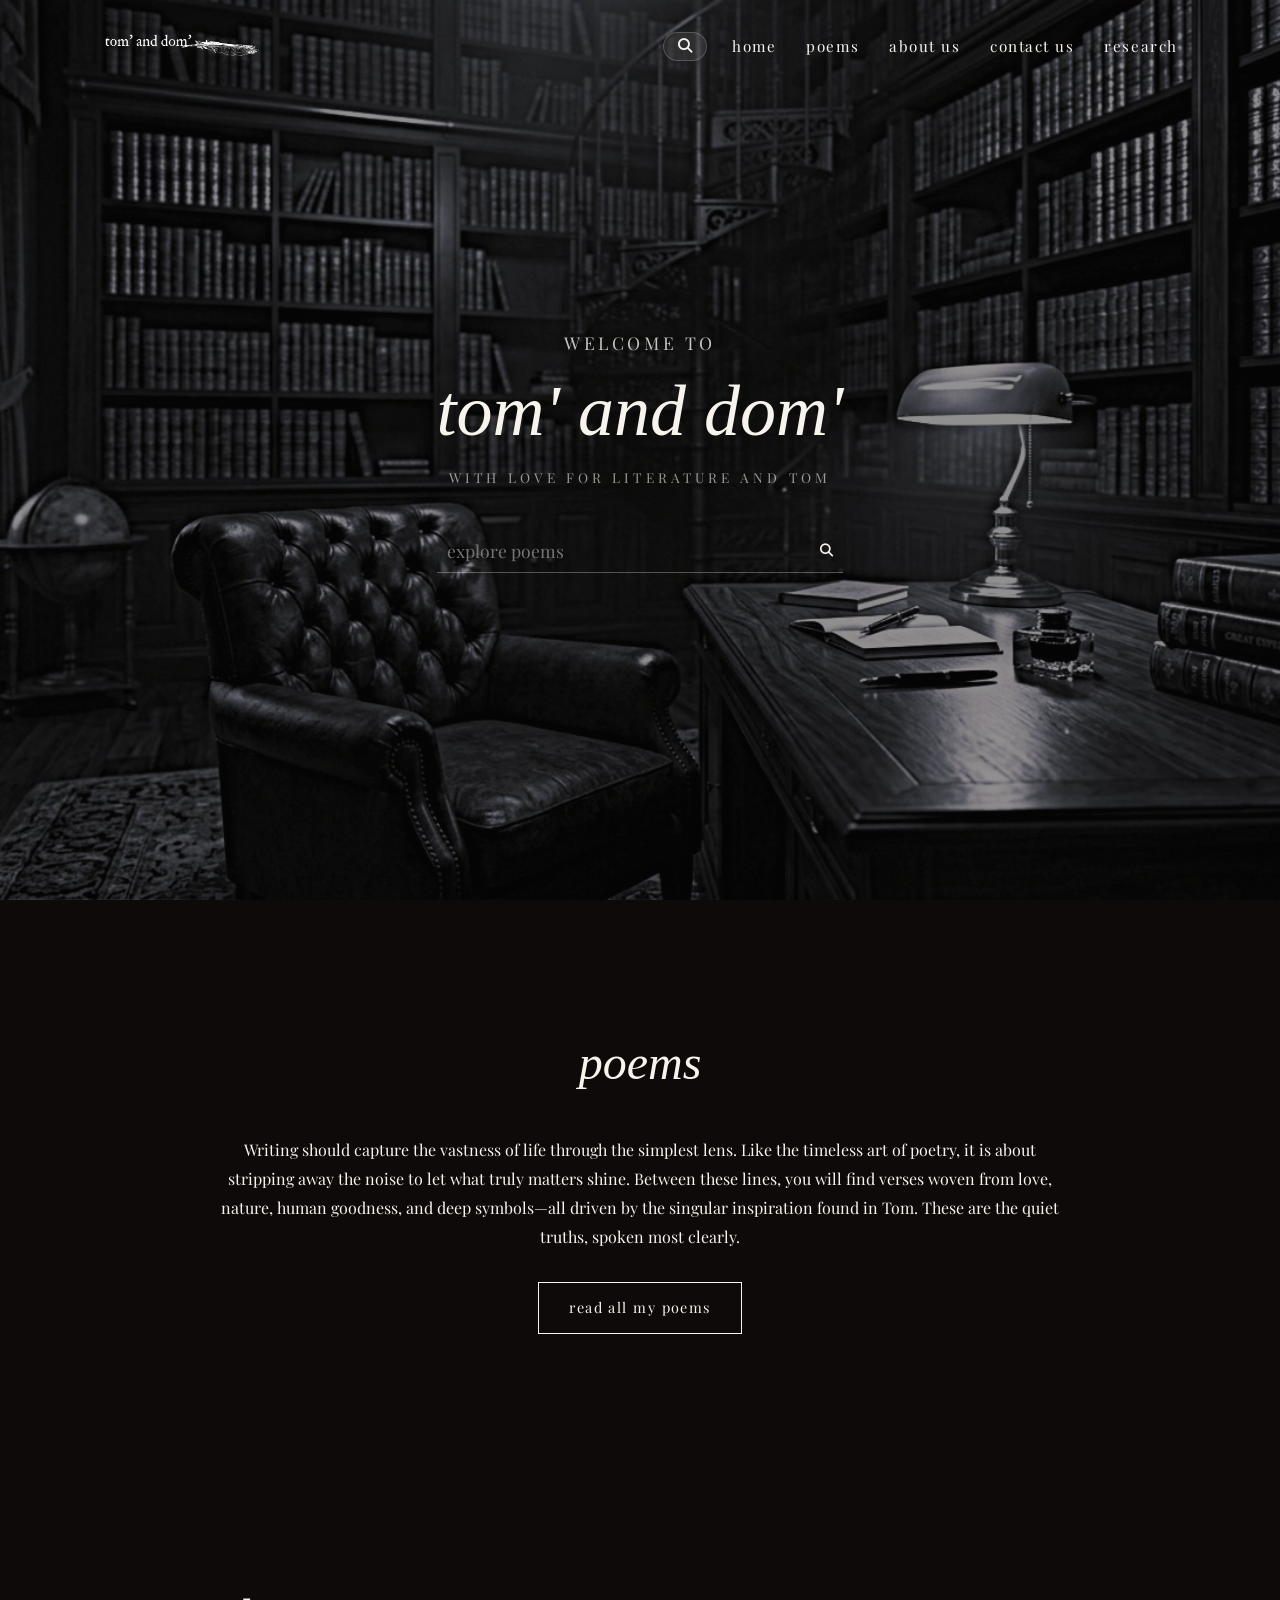
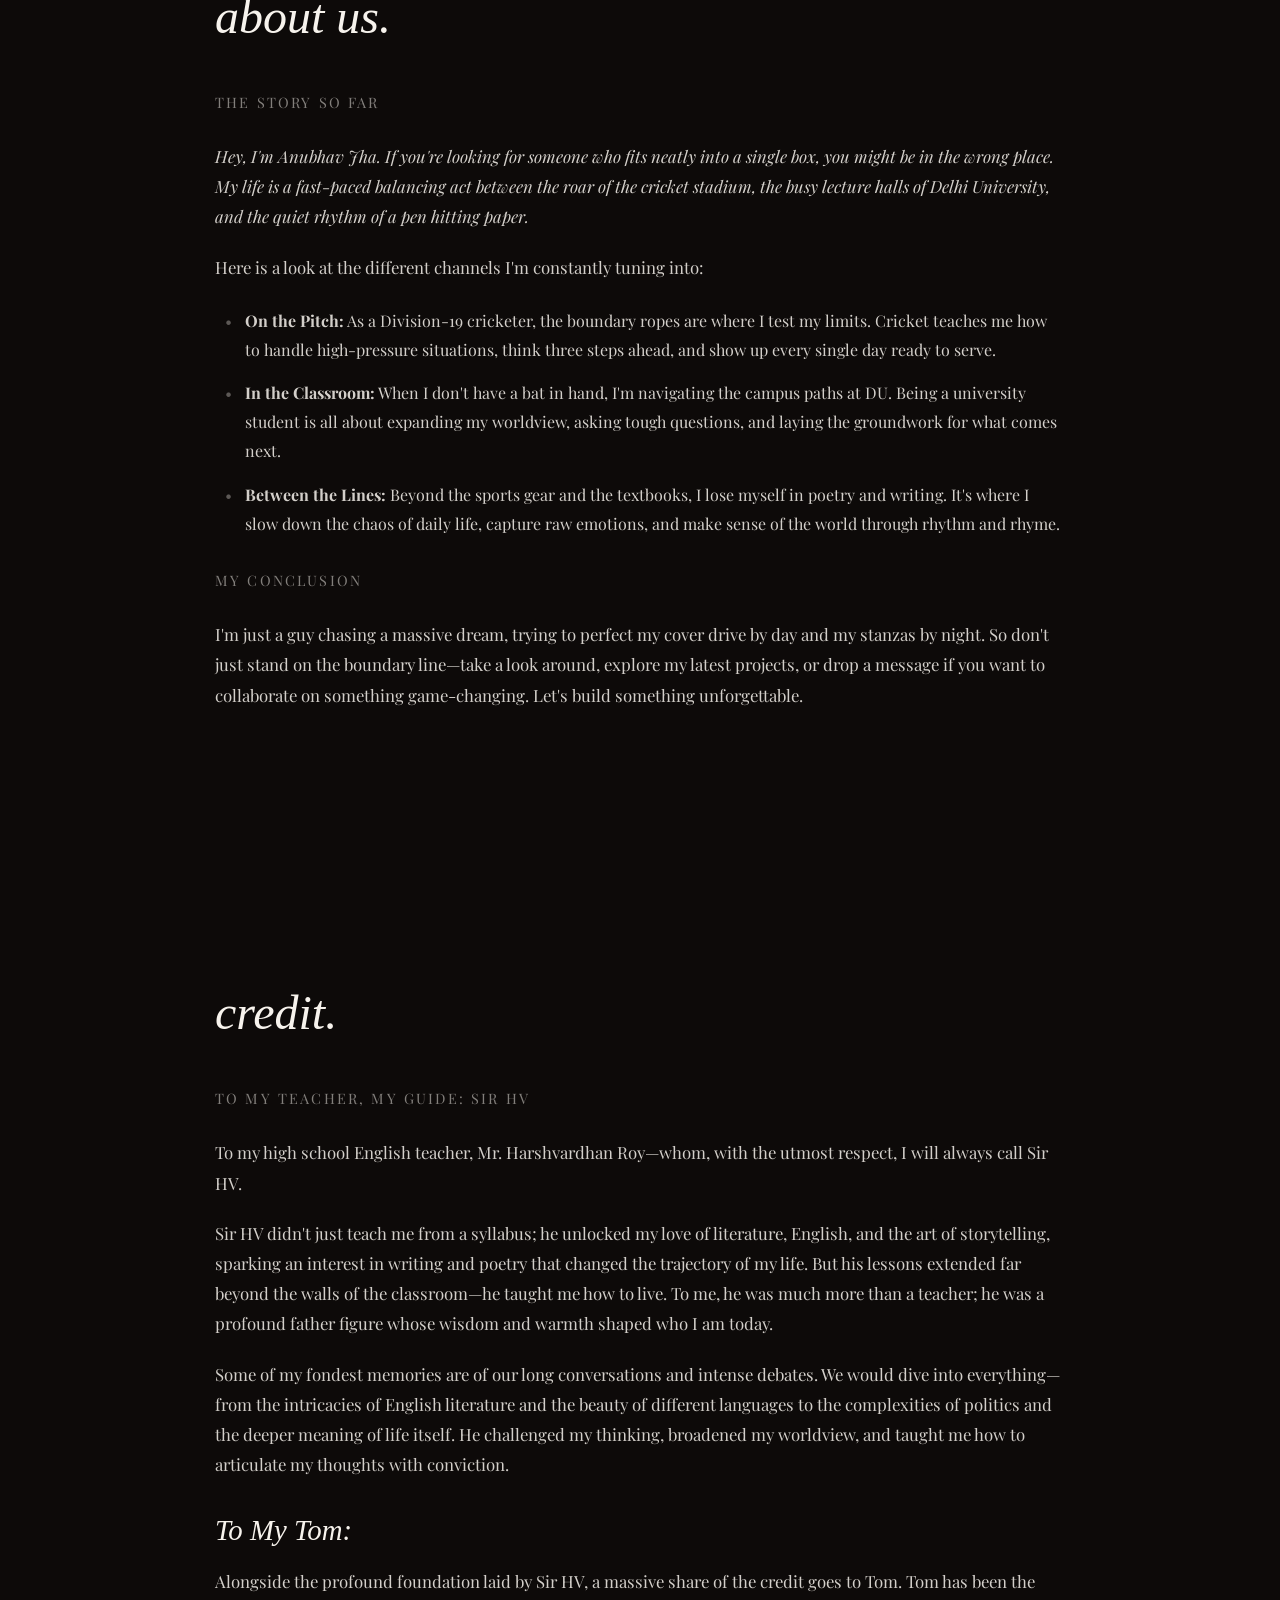
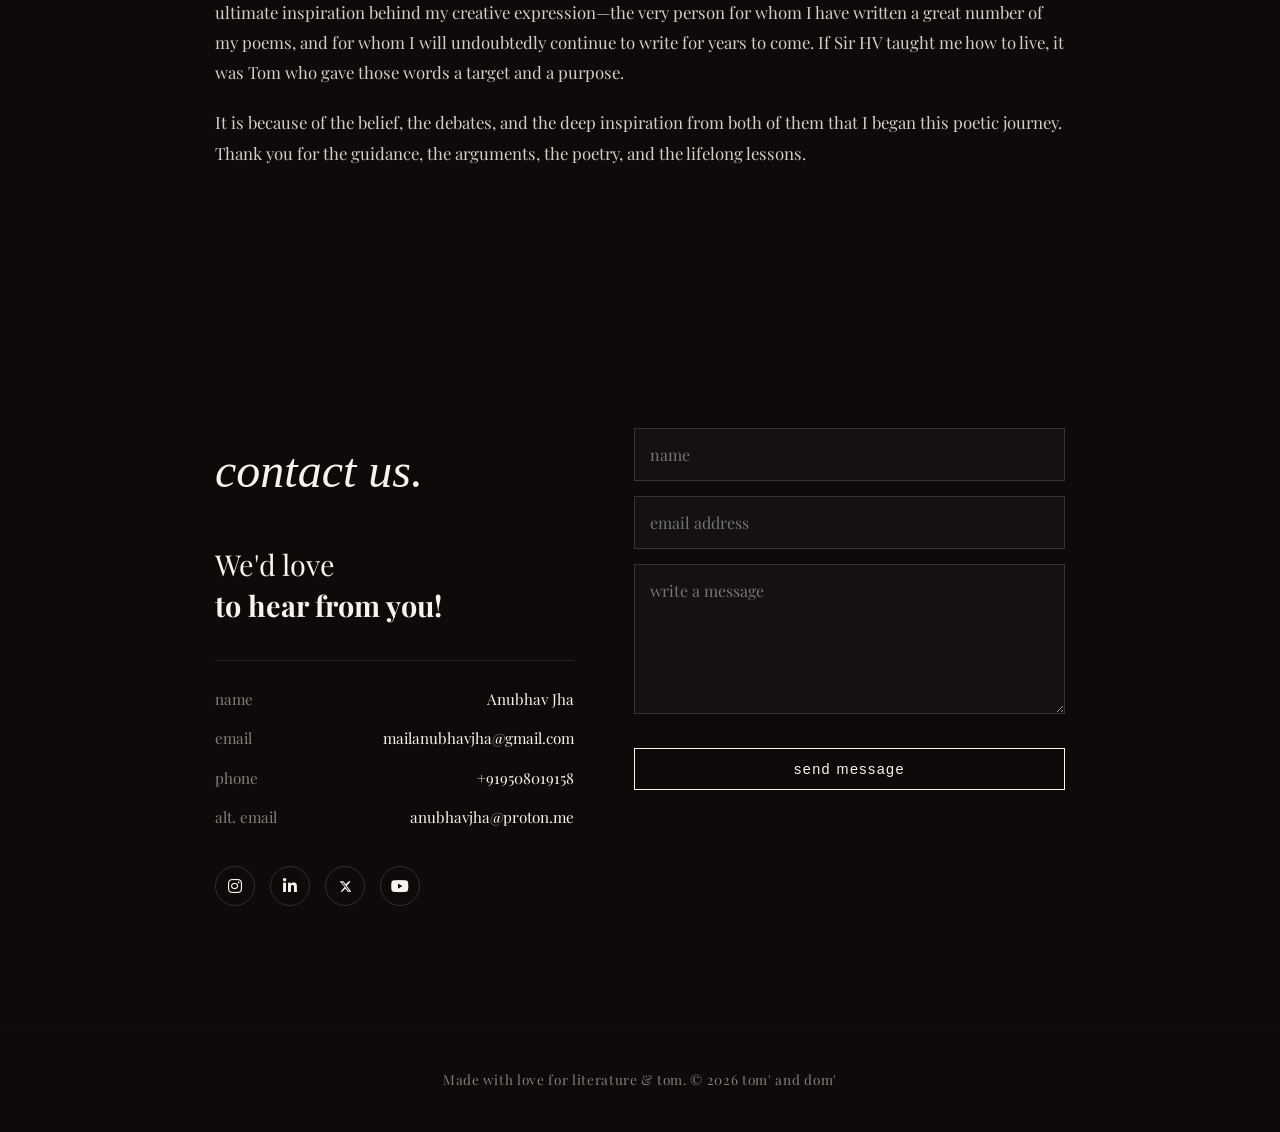
<file: index.html>
<!DOCTYPE html>
<html lang="en">
<head>
  <meta charset="UTF-8">
  <meta name="viewport" content="width=device-width,initial-scale=1.0">
  <meta name="theme-color" content="#0d0a09">
  <meta name="description" content="tom' and dom' — with love for literature and tom.">
  <meta name="apple-mobile-web-app-capable" content="yes">
  <meta name="apple-mobile-web-app-status-bar-style" content="black-translucent">
  <title>tom' and dom'</title>
  <link rel="manifest" href="manifest.json">
  <link rel="apple-touch-icon" href="assets/icons/icon-192.png">
  <link rel="preconnect" href="https://fonts.googleapis.com">
  <link rel="preconnect" href="https://fonts.gstatic.com" crossorigin>
  <link href="https://fonts.googleapis.com/css2?family=IM+Fell+English:ital@0;1&family=Playfair+Display:ital,wght@0,300;0,400;0,500;0,600;0,700;1,300;1,400;1,500&display=swap" rel="stylesheet">
  <link rel="stylesheet" href="https://cdnjs.cloudflare.com/ajax/libs/font-awesome/6.5.1/css/all.min.css" crossorigin="anonymous">
  <link rel="stylesheet" href="style.css">
</head>
<body>

<nav id="navbar">
  <a href="#hero" class="nav-logo" aria-label="tom and dom home">
    <img src="assets/images/tom-and-dom-logo.png" alt="tom' and dom' logo" style="height: 35px; width: auto;">
  </a>
  
  <div class="nav-right">
    <button class="nav-search-pill" id="navSearchBtn" aria-label="Search poems">
      <i class="fa-solid fa-magnifying-glass" style="font-size: 0.9rem; color: #f7f3ed;"></i>
    </button>
    
    <ul class="nav-links">
      <li><a href="#hero">home</a></li>
      <li><a href="poems.html">poems</a></li>
      <li><a href="#about">about us</a></li>
      <li><a href="#contact">contact us</a></li>
      <li><a href="research.html" target="_blank">research</a></li>
    </ul>
  </div>
  <button class="hamburger" id="hamburger" aria-label="Toggle menu" aria-expanded="false">
    <span></span><span></span><span></span>
  </button>
</nav>

<div class="mobile-nav" id="mobileNav" aria-hidden="true">
  <a href="#hero" class="mobile-link">home</a>
  <a href="poems.html" class="mobile-link">poems</a>
  <a href="#about" class="mobile-link">about us</a>
  <a href="#contact" class="mobile-link">contact us</a>
  <a href="research.html" target="_blank" class="mobile-link">research</a>
</div>

<section id="hero">
  <div class="hero-inner">
    <p class="hero-welcome">Welcome to</p>
    <h1 class="hero-title">tom' and dom'</h1>
    <p class="hero-sub">WITH LOVE FOR LITERATURE AND TOM</p>
    <div class="hero-search" role="search">
      <input type="text" id="heroInput" class="hero-input" placeholder="explore poems" aria-label="Search poems">
      <button class="hero-search-btn" id="heroSearchBtn" aria-label="Search">
        <i class="fa-solid fa-magnifying-glass"></i>
      </button>
    </div>
  </div>
</section>

<section id="poems" class="dark-section">
  <div class="sec-inner center-text">
    <h2 class="sec-heading">poems</h2>
    <p class="poems-desc">Writing should capture the vastness of life through the simplest lens. Like the timeless art of poetry, it is about stripping away the noise to let what truly matters shine. Between these lines, you will find verses woven from love, nature, human goodness, and deep symbols—all driven by the singular inspiration found in Tom. These are the quiet truths, spoken most clearly.</p>
    <a href="poems.html" class="btn-outline">read all my poems</a>
  </div>
</section>

<section id="about" class="dark-section">
  <div class="sec-inner">
    <h2 class="sec-heading">about us.</h2>
    <p class="sec-sub">The Story So Far</p>
    <p class="body-txt italic-txt">Hey, I'm Anubhav Jha. If you're looking for someone who fits neatly into a single box, you might be in the wrong place. My life is a fast-paced balancing act between the roar of the cricket stadium, the busy lecture halls of Delhi University, and the quiet rhythm of a pen hitting paper.</p>
    <p class="body-txt">Here is a look at the different channels I'm constantly tuning into:</p>
    <ul class="dot-list">
      <li><strong>On the Pitch:</strong> As a Division-19 cricketer, the boundary ropes are where I test my limits. Cricket teaches me how to handle high-pressure situations, think three steps ahead, and show up every single day ready to serve.</li>
      <li><strong>In the Classroom:</strong> When I don't have a bat in hand, I'm navigating the campus paths at DU. Being a university student is all about expanding my worldview, asking tough questions, and laying the groundwork for what comes next.</li>
      <li><strong>Between the Lines:</strong> Beyond the sports gear and the textbooks, I lose myself in poetry and writing. It's where I slow down the chaos of daily life, capture raw emotions, and make sense of the world through rhythm and rhyme.</li>
    </ul>
    <p class="sec-sub conclusion-label" style="margin-top: 30px;">My Conclusion</p>
    <p class="body-txt">I'm just a guy chasing a massive dream, trying to perfect my cover drive by day and my stanzas by night. So don't just stand on the boundary line—take a look around, explore my latest projects, or drop a message if you want to collaborate on something game-changing. Let's build something unforgettable.</p>
  </div>
</section>

<section id="credit" class="dark-section">
  <div class="sec-inner">
    <h2 class="sec-heading">credit.</h2>
    <p class="sec-sub">To My Teacher, My Guide: Sir HV</p>
    <p class="body-txt">To my high school English teacher, Mr. Harshvardhan Roy—whom, with the utmost respect, I will always call Sir HV.</p>
    <p class="body-txt">Sir HV didn't just teach me from a syllabus; he unlocked my love of literature, English, and the art of storytelling, sparking an interest in writing and poetry that changed the trajectory of my life. But his lessons extended far beyond the walls of the classroom—he taught me how to live. To me, he was much more than a teacher; he was a profound father figure whose wisdom and warmth shaped who I am today.</p>
    <p class="body-txt">Some of my fondest memories are of our long conversations and intense debates. We would dive into everything—from the intricacies of English literature and the beauty of different languages to the complexities of politics and the deeper meaning of life itself. He challenged my thinking, broadened my worldview, and taught me how to articulate my thoughts with conviction.</p>
    <p class="credit-to-name" style="font-family: 'IM Fell English', serif; font-size: 1.8rem; margin: 25px 0 10px 0; font-style: italic;">To My Tom:</p>
    <p class="body-txt">Alongside the profound foundation laid by Sir HV, a massive share of the credit goes to Tom. Tom has been the ultimate inspiration behind my creative expression—the very person for whom I have written a great number of my poems, and for whom I will undoubtedly continue to write for years to come. If Sir HV taught me how to live, it was Tom who gave those words a target and a purpose.</p>
    <p class="body-txt">It is because of the belief, the debates, and the deep inspiration from both of them that I began this poetic journey. Thank you for the guidance, the arguments, the poetry, and the lifelong lessons.</p>
  </div>
</section>

<section id="contact" class="dark-section">
  <div class="sec-inner contact-grid">
    <div class="contact-left">
      <h2 class="sec-heading">contact us.</h2>
      <p class="contact-tagline">We'd love<br><strong>to hear from you!</strong></p>
      <div class="contact-details">
        <div class="detail-row"><span class="detail-label">name</span><span class="detail-val">Anubhav Jha</span></div>
        <div class="detail-row"><span class="detail-label">email</span><span class="detail-val">mailanubhavjha@gmail.com</span></div>
        <div class="detail-row"><span class="detail-label">phone</span><span class="detail-val">+919508019158</span></div>
        <div class="detail-row"><span class="detail-label">alt. email</span><span class="detail-val">anubhavjha@proton.me</span></div>
      </div>
      <div class="social-row">
        <a href="https://instagram.com/anubhav.jhaa" class="social-icon" aria-label="Instagram" target="_blank" rel="noopener noreferrer"><i class="fab fa-instagram"></i></a>
        <a href="#" class="social-icon" aria-label="LinkedIn" target="_blank" rel="noopener noreferrer"><i class="fab fa-linkedin-in"></i></a>
        <a href="https://x.com/imajha" class="social-icon" aria-label="X" target="_blank" rel="noopener noreferrer">
          <svg width="13" height="13" viewBox="0 0 24 24" fill="white" aria-hidden="true" style="vertical-align: middle;"><path d="M18.244 2.25h3.308l-7.227 8.26 8.502 11.24H16.17l-4.714-6.231-5.401 6.231H2.744l7.73-8.835L1.254 2.25H8.08l4.253 5.622zm-1.161 17.52h1.833L7.084 4.126H5.117z"></path></svg>
        </a>
        <a href="https://youtube.com/AnubhavNJha" class="social-icon" aria-label="YouTube" target="_blank" rel="noopener noreferrer"><i class="fab fa-youtube"></i></a>
      </div>
    </div>
    <div class="contact-right">
      <form class="contact-form" id="contactForm" novalidate>
        <input type="text" class="form-field" name="name" placeholder="name" autocomplete="name" aria-label="Your name" required>
        <input type="email" class="form-field" name="email" placeholder="email address" autocomplete="email" aria-label="Your email" required>
        <textarea class="form-field form-msg" name="message" placeholder="write a message" aria-label="Your message" required></textarea>
        <button type="submit" class="btn-outline submit-btn">send message</button>
      </form>
    </div>
  </div>
</section>

<footer>
  <p>Made with love for literature &amp; tom. © <span id="footerYear">2026</span> tom' and dom'</p>
</footer>

<script src="script.js"></script>
</body>
</html>
</file>
<file: style.css>
/* =========================================================
   tom' and dom' — style.css (CLEAN MINIMAL THEME)
   ========================================================= */

* {
  box-sizing: border-box;
  margin: 0;
  padding: 0;
}

html {
  scroll-behavior: smooth;
}

body {
  background-image: url('assets/images/bg.jpg');
  background-size: cover;
  background-position: center;
  background-attachment: fixed;
  background-color: #0d0a09;
  color: #f7f3ed;
  font-family: 'Playfair Display', serif;
  line-height: 1.8;
  overflow-x: hidden;
  position: relative;
}

/* Background darken shade overlay for scroll-legibility */
body::before {
  content: '';
  position: fixed;
  top: 0;
  left: 0;
  width: 100%;
  height: 100%;
  background: rgba(13, 10, 9, 0.45); /* initial translucent filter */
  z-index: -1;
  transition: background 0.6s ease-in-out;
}

body.scrolled::before {
  background: rgba(13, 10, 9, 0.88); /* deeper contrast when scrolling */
}

/* NAVIGATION */
nav {
  position: fixed;
  top: 0;
  left: 0;
  width: 100%;
  display: flex;
  justify-content: space-between;
  align-items: center;
  padding: 25px 8%;
  z-index: 1000;
  background: transparent;
  transition: all 0.4s ease;
}

nav.scrolled {
  background: rgba(13, 10, 9, 0.96);
  backdrop-filter: blur(10px);
  padding: 15px 8%;
  border-bottom: 1px solid rgba(247, 243, 237, 0.05);
}

.nav-right {
  display: flex;
  align-items: center;
  gap: 25px;
}

.nav-links {
  display: flex;
  list-style: none;
  gap: 30px;
}

.nav-links a, .mobile-link {
  color: #f7f3ed;
  text-decoration: none;
  font-size: 0.95rem;
  letter-spacing: 0.1em;
  text-transform: lowercase;
  transition: opacity 0.3s;
}

.nav-links a:hover, .mobile-link:hover {
  opacity: 0.6;
}

.nav-search-pill {
  background: rgba(247, 243, 237, 0.08);
  border: 1px solid rgba(247, 243, 237, 0.2);
  border-radius: 20px;
  padding: 6px 14px;
  cursor: pointer;
  transition: all 0.3s;
}

.nav-search-pill:hover {
  background: rgba(247, 243, 237, 0.15);
}

/* HAMBURGER */
.hamburger {
  display: none;
  flex-direction: column;
  gap: 5px;
  background: transparent;
  border: none;
  cursor: pointer;
  z-index: 1010;
}

.hamburger span {
  width: 25px;
  height: 2px;
  background: #f7f3ed;
  transition: all 0.3s;
}

/* MOBILE NAV */
.mobile-nav {
  position: fixed;
  top: 0;
  right: -100%;
  width: 280px;
  height: 100vh;
  background: #0d0a09;
  display: flex;
  flex-direction: column;
  padding: 100px 40px;
  gap: 25px;
  z-index: 999;
  transition: right 0.4s ease;
  border-left: 1px solid rgba(247, 243, 237, 0.1);
}

.mobile-nav.open {
  right: 0;
}

/* HERO SECTION */
#hero {
  min-height: 100vh;
  display: flex;
  justify-content: center;
  align-items: center;
  text-align: center;
  padding: 0 20px;
}

.hero-welcome {
  font-size: 1.1rem;
  letter-spacing: 0.2em;
  text-transform: uppercase;
  margin-bottom: 10px;
  opacity: 0.8;
}

.hero-title {
  font-family: 'IM Fell English', serif;
  font-size: 4.5rem;
  font-weight: normal;
  font-style: italic;
  margin-bottom: 10px;
  line-height: 1.2;
}

.hero-sub {
  font-size: 0.85rem;
  letter-spacing: 0.3em;
  text-transform: uppercase;
  margin-bottom: 40px;
  opacity: 0.6;
}

.hero-search {
  display: flex;
  max-width: 450px;
  margin: 0 auto;
  border-bottom: 1px solid rgba(247, 243, 237, 0.3);
}

.hero-input {
  flex: 1;
  background: transparent;
  border: none;
  color: #f7f3ed;
  padding: 10px;
  font-family: inherit;
  font-size: 1.1rem;
  outline: none;
}

.hero-search-btn {
  background: transparent;
  border: none;
  color: #f7f3ed;
  cursor: pointer;
  padding: 10px;
}

/* COMMON SECTION DESIGN */
.dark-section {
  padding: 120px 8%;
}

.sec-inner {
  max-width: 850px;
  margin: 0 auto;
}

.center-text {
  text-align: center;
}

.sec-heading {
  font-family: 'IM Fell English', serif;
  font-size: 3rem;
  font-weight: normal;
  font-style: italic;
  margin-bottom: 30px;
}

.sec-sub {
  font-size: 0.9rem;
  letter-spacing: 0.15em;
  text-transform: uppercase;
  opacity: 0.5;
  margin-bottom: 25px;
}

.body-txt {
  margin-bottom: 20px;
  opacity: 0.85;
  font-size: 1.05rem;
}

.italic-txt {
  font-style: italic;
}

.dot-list {
  list-style-type: none;
  margin: 25px 0;
  padding-left: 10px;
}

.dot-list li {
  position: relative;
  margin-bottom: 15px;
  padding-left: 20px;
  opacity: 0.85;
}

.dot-list li::before {
  content: "•";
  position: absolute;
  left: 0;
  color: rgba(247, 243, 237, 0.4);
}

/* BUTTONS */
.btn-outline {
  display: inline-block;
  padding: 12px 30px;
  border: 1px solid #f7f3ed;
  color: #f7f3ed;
  text-decoration: none;
  text-transform: lowercase;
  font-size: 0.9rem;
  letter-spacing: 0.1em;
  margin-top: 30px;
  transition: all 0.3s;
  background: transparent;
  cursor: pointer;
}

.btn-outline:hover {
  background: #f7f3ed;
  color: #0d0a09;
}

/* CONTACT SECTION GRID */
.contact-grid {
  display: grid;
  grid-template-columns: 1fr 1.2fr;
  gap: 60px;
  align-items: start;
}

.contact-tagline {
  font-size: 1.8rem;
  font-weight: 300;
  line-height: 1.4;
  margin-bottom: 35px;
}

.contact-details {
  border-top: 1px solid rgba(247,243,237,0.1);
  padding-top: 25px;
  margin-bottom: 35px;
}

.detail-row {
  display: flex;
  justify-content: space-between;
  margin-bottom: 12px;
  font-size: 0.95rem;
}

.detail-label {
  opacity: 0.5;
}

.social-row {
  display: flex;
  gap: 15px;
}

.social-icon {
  width: 40px;
  height: 40px;
  border: 1px solid rgba(247,243,237,0.15);
  border-radius: 50%;
  display: flex;
  justify-content: center;
  align-items: center;
  color: #f7f3ed;
  text-decoration: none;
  transition: all 0.3s;
}

.social-icon:hover {
  background: #f7f3ed;
  color: #0d0a09;
}

/* FORM FIELDS */
.form-field {
  width: 100%;
  background: rgba(247, 243, 237, 0.03);
  border: 1px solid rgba(247, 243, 237, 0.15);
  color: #f7f3ed;
  padding: 15px;
  margin-bottom: 15px;
  font-family: inherit;
  font-size: 1rem;
  outline: none;
  transition: border-color 0.3s;
}

.form-field:focus {
  border-color: #f7f3ed;
}

.form-msg {
  min-height: 150px;
  resize: vertical;
}

.submit-btn {
  width: 100%;
  margin-top: 10px;
}

/* FOOTER */
footer {
  text-align: center;
  padding: 40px 20px;
  border-top: 1px solid rgba(247, 243, 237, 0.05);
  font-size: 0.85rem;
  opacity: 0.5;
  letter-spacing: 0.05em;
}

/* CONTENT CARD GRID (POEMS & RESEARCH) */
.poem-grid, .research-grid {
  display: grid;
  grid-template-columns: repeat(auto-fill, minmax(280px, 1fr));
  gap: 30px;
  margin-top: 40px;
}

.content-card {
  background: rgba(26, 20, 18, 0.6);
  backdrop-filter: blur(10px);
  border: 1px solid rgba(247, 243, 237, 0.08);
  border-radius: 8px;
  padding: 30px;
  cursor: pointer;
  transition: transform 0.3s, border-color 0.3s;
}

.content-card:hover {
  transform: translateY(-5px);
  border-color: rgba(247, 243, 237, 0.25);
}

.card-title {
  font-family: 'IM Fell English', serif;
  font-size: 1.8rem;
  font-style: italic;
  margin-bottom: 5px;
}

.card-date {
  font-size: 0.8rem;
  opacity: 0.5;
  display: block;
  margin-bottom: 15px;
}

.card-snippet {
  font-size: 0.95rem;
  line-height: 1.6;
  opacity: 0.8;
  margin-bottom: 20px;
}

.card-stats {
  display: flex;
  gap: 15px;
  font-size: 0.8rem;
  opacity: 0.5;
  border-top: 1px solid rgba(247,243,237,0.1);
  padding-top: 15px;
}

/* POEM MODAL overlay screen */
.modal-overlay {
  position: fixed;
  top: 0;
  left: 0;
  width: 100%;
  height: 100%;
  background: rgba(13, 10, 9, 0.92);
  backdrop-filter: blur(15px);
  z-index: 2000;
  display: none;
  justify-content: center;
  align-items: center;
  padding: 20px;
}

.modal-overlay.open {
  display: flex;
}

.modal-content {
  background: #120e0d;
  border: 1px solid rgba(247, 243, 237, 0.15);
  max-width: 650px;
  width: 100%;
  max-height: 85vh;
  overflow-y: auto;
  border-radius: 12px;
  padding: 40px;
  position: relative;
}

.modal-close {
  position: absolute;
  top: 20px;
  right: 25px;
  background: transparent;
  border: none;
  color: #f7f3ed;
  font-size: 2rem;
  cursor: pointer;
}

/* ADMIN PANEL STYLES */
.admin-container {
  max-width: 650px;
  margin: 120px auto;
  background: rgba(18, 14, 13, 0.85);
  backdrop-filter: blur(15px);
  padding: 40px;
  border-radius: 12px;
  border: 1px solid rgba(247, 243, 237, 0.1);
}

/* RESPONSIVENESS */
@media (max-width: 768px) {
  .hamburger {
    display: flex;
  }
  .nav-links, .nav-search-pill {
    display: none;
  }
  .contact-grid {
    grid-template-columns: 1fr;
    gap: 40px;
  }
  .hero-title {
    font-size: 3rem;
  }
}
</file>
